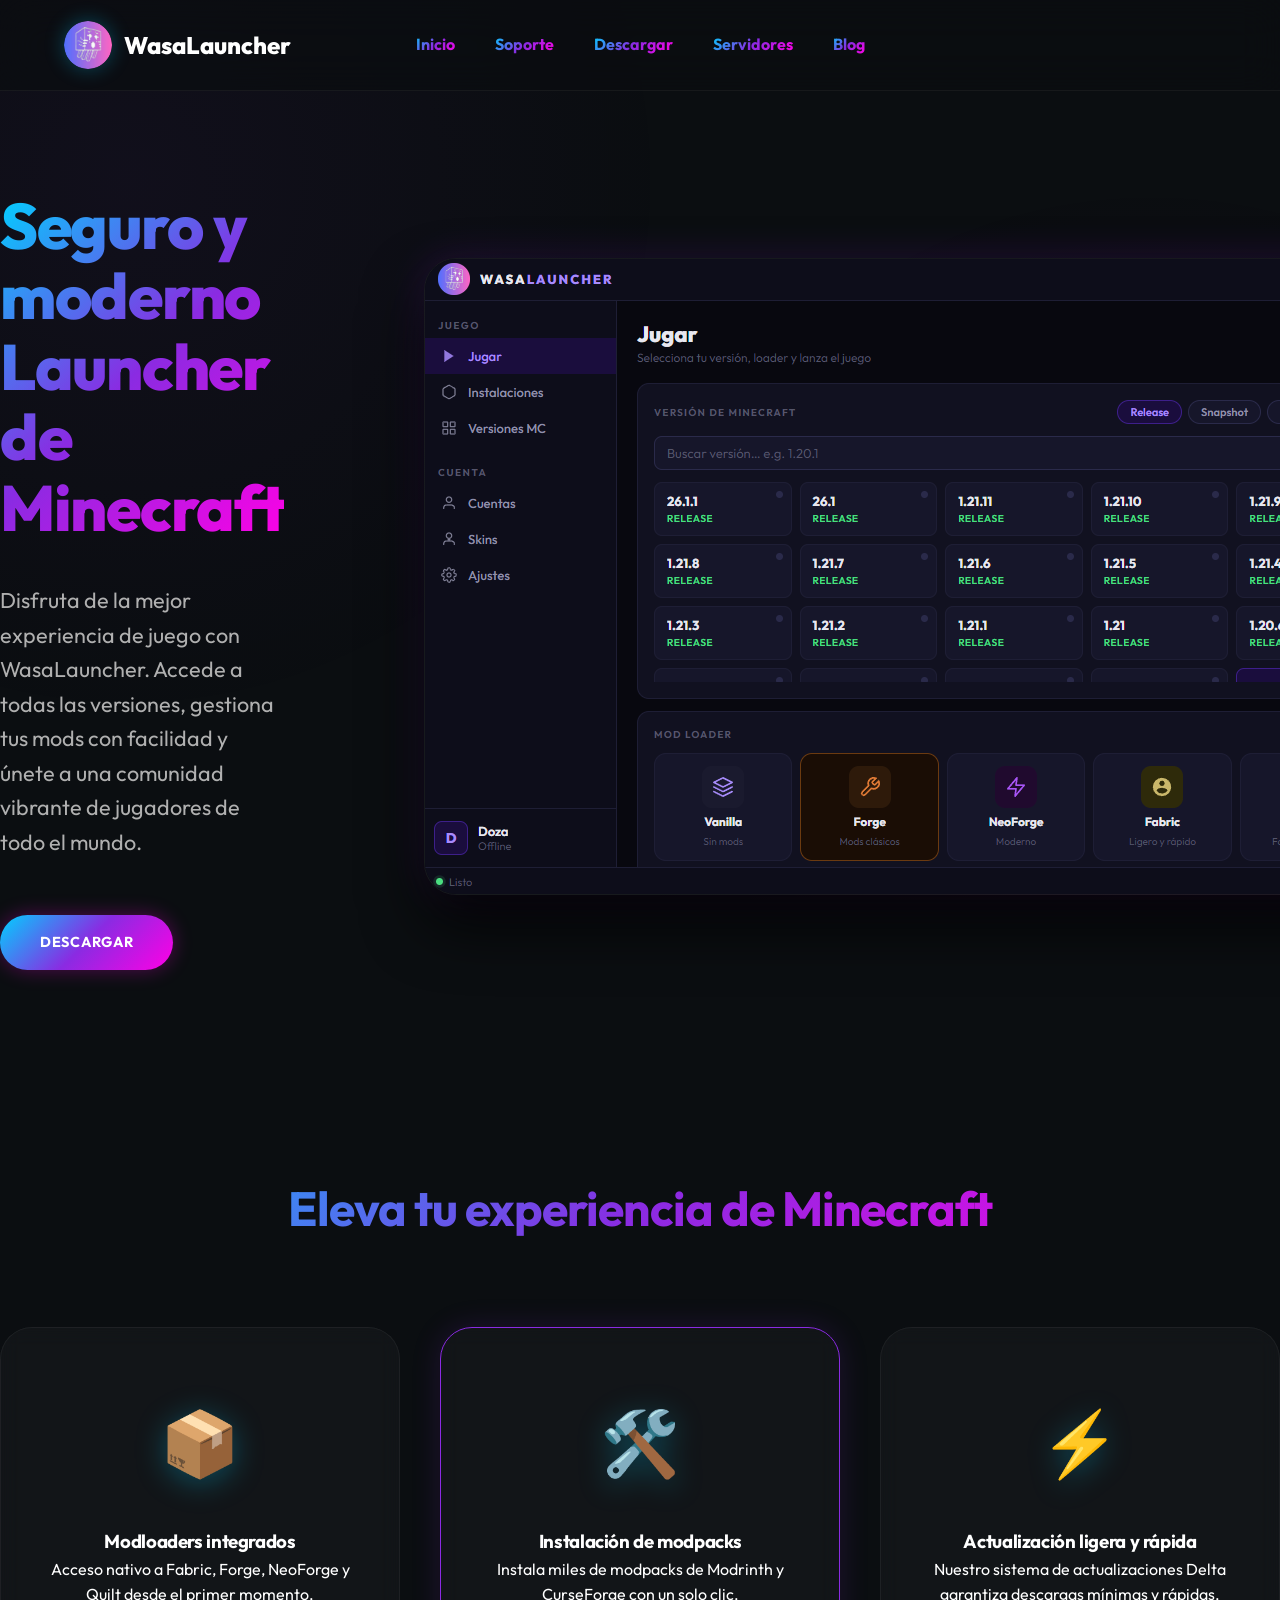
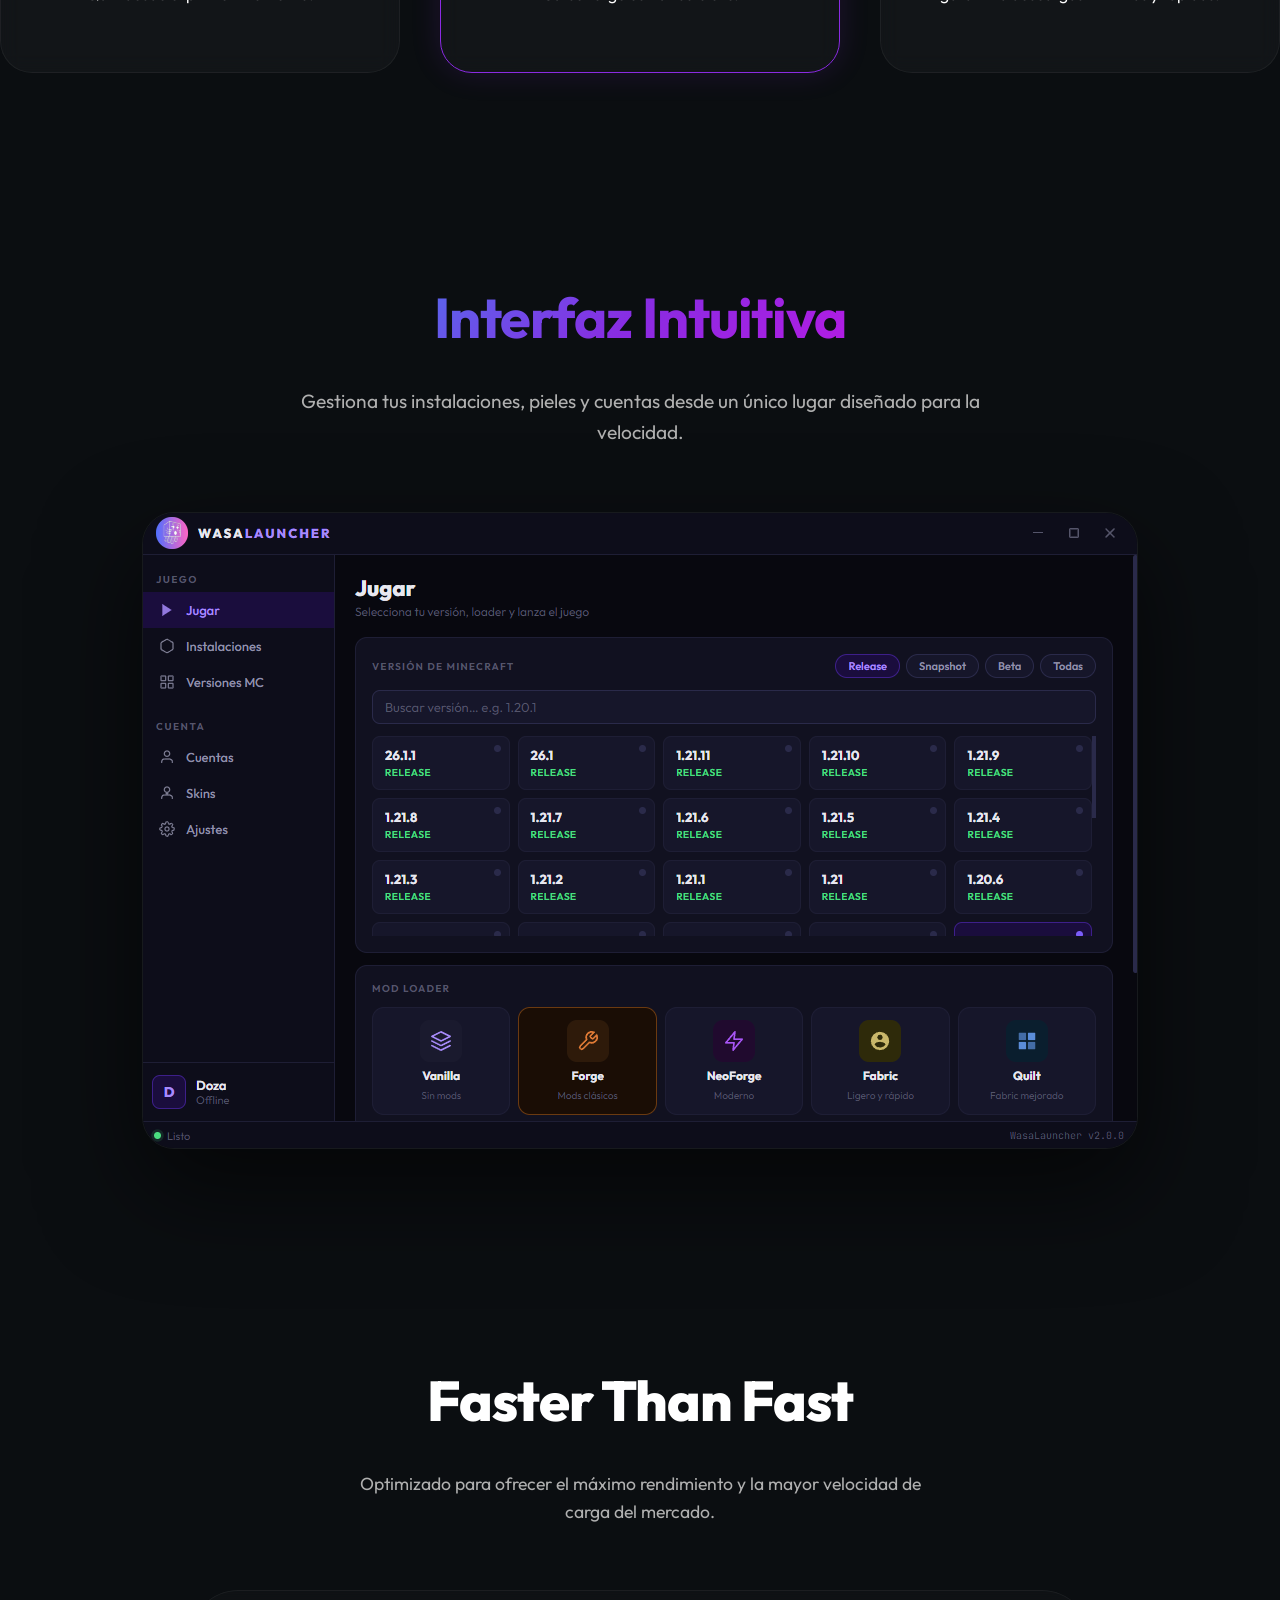
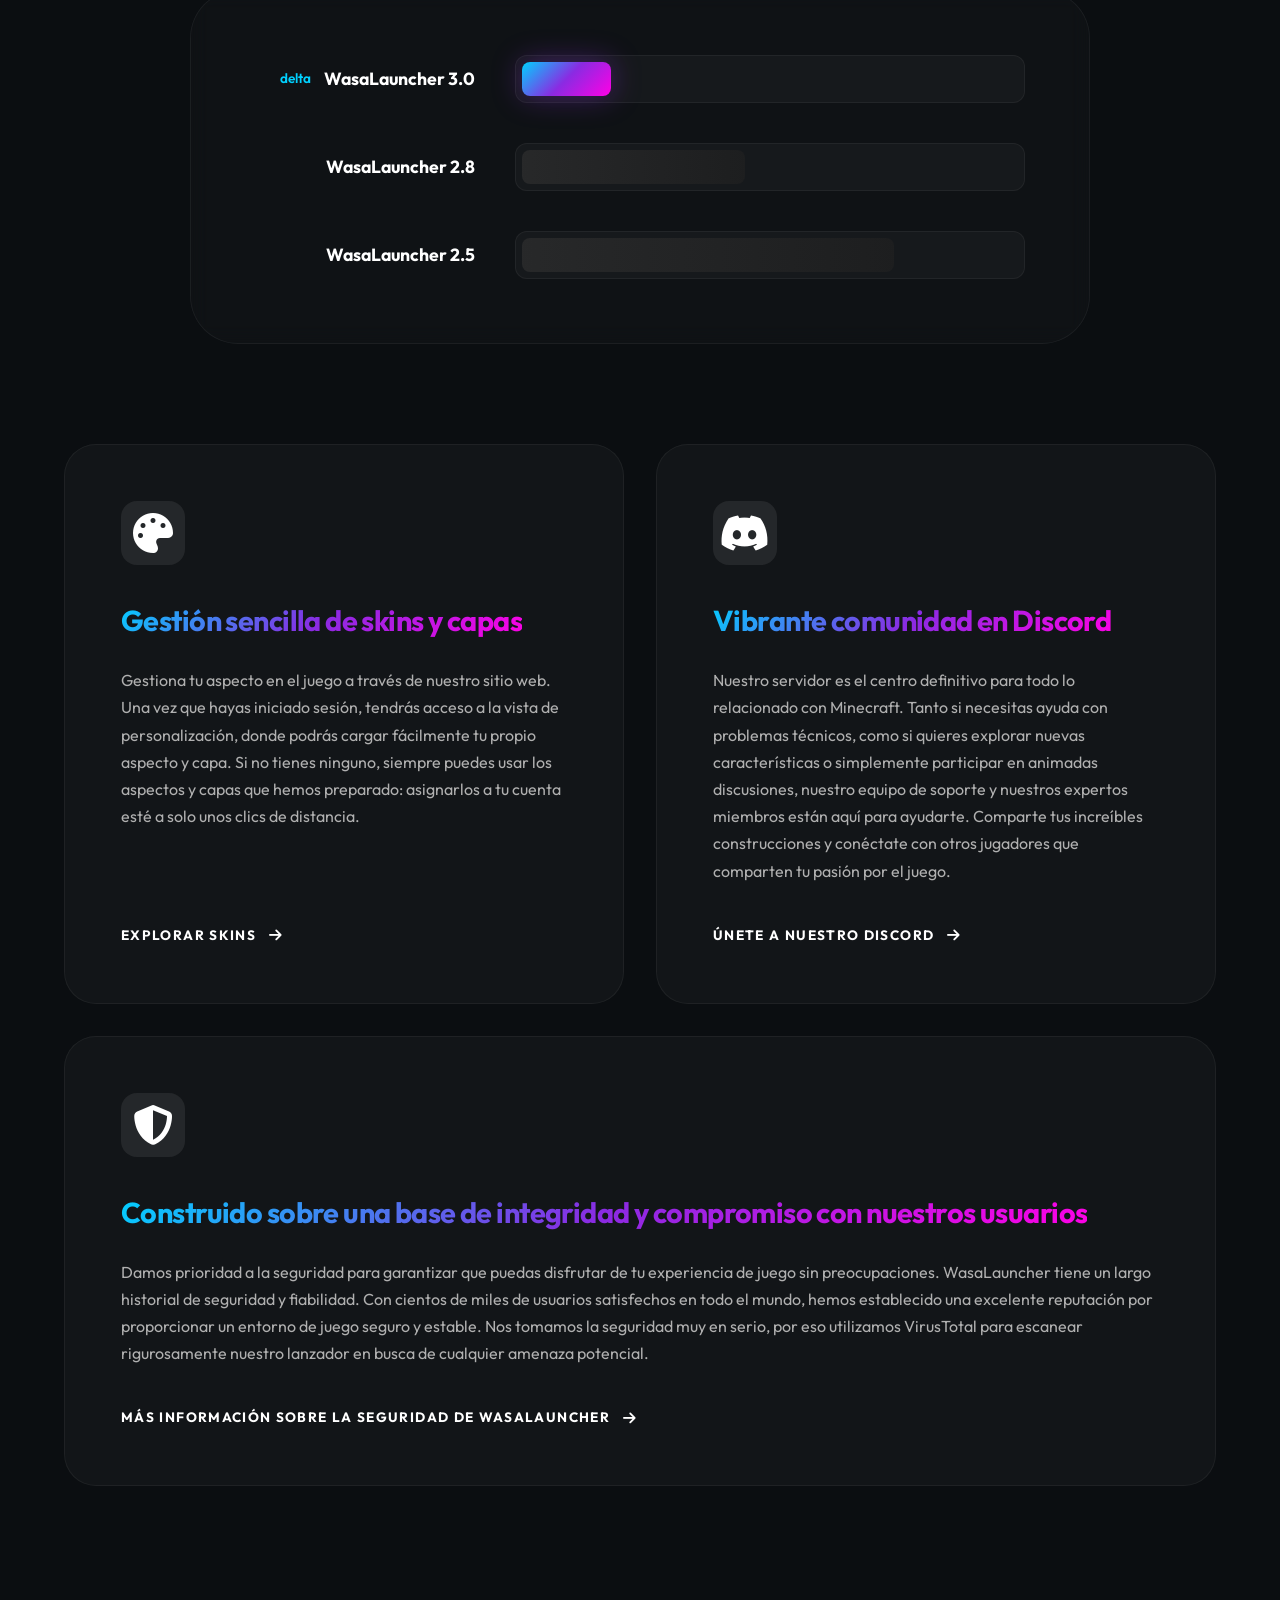
<file: index.html>
<!DOCTYPE html>
<html lang="es">
<head>
    <meta charset="UTF-8">
    <meta name="viewport" content="width=device-width, initial-scale=1.0">
    <title>WasaLauncher | Seguro y moderno Launcher de Minecraft</title>
    <link rel="stylesheet" href="style.css">
    <link rel="preconnect" href="https://fonts.googleapis.com">
    <link rel="preconnect" href="https://fonts.gstatic.com" crossorigin>
    <link href="https://fonts.googleapis.com/css2?family=Outfit:wght@300;400;600;700;800&display=swap" rel="stylesheet">
    <link rel="stylesheet" href="https://cdnjs.cloudflare.com/ajax/libs/font-awesome/6.5.1/css/all.min.css">
    <link rel="icon" type="image/png" href="assets/logo.png">
    <meta name="description" content="Descarga WasaLauncher, el launcher de Minecraft más seguro y moderno. Compatible con modloaders, modpacks e instalaciones personalizadas.">
</head>
<body>
    <header class="header">
        <nav class="nav container">
            <div class="logo">
                <img src="assets/logo.png" alt="WasaLauncher Logo">
                <span>WasaLauncher</span>
            </div>
            <ul class="nav-links">
                <li><a href="index.html">Inicio</a></li>
                <li><a href="https://discord.gg/kmmDEfPF3F" target="_blank">Soporte</a></li>
                <li><a href="https://www.mediafire.com/file/vbs8zoifski4bdo/WasaLauncher_3.0.msi/file" target="_blank">Descargar</a></li>
                <li><a href="servers.html">Servidores</a></li>
                <li><a href="blog.html">Blog</a></li>
            </ul>
            <div class="nav-auth">
            </div>
        </nav>
    </header>

    <main>
        <!-- Hero Section -->
        <section class="hero container">
            <div class="hero-content">
                <h1 class="gradient-text">Seguro y moderno Launcher de Minecraft</h1>
                <p>Disfruta de la mejor experiencia de juego con WasaLauncher. Accede a todas las versiones, gestiona tus mods con facilidad y únete a una comunidad vibrante de jugadores de todo el mundo.</p>
                <div class="hero-btns">
                    <a href="https://www.mediafire.com/file/vbs8zoifski4bdo/WasaLauncher_3.0.msi/file" class="btn btn-primary" target="_blank">Descargar</a>
                </div>
            </div>
            <div class="hero-image">
                <img src="assets/preview.png" alt="WasaLauncher Preview">
            </div>
        </section>

        <!-- Features Section -->
        <section class="features container">
            <h2 class="section-title gradient-text">Eleva tu experiencia de Minecraft</h2>
            <div class="features-grid">
                <div class="feature-card">
                    <div class="feature-icon">📦</div>
                    <h3>Modloaders integrados</h3>
                    <p>Acceso nativo a Fabric, Forge, NeoForge y Quilt desde el primer momento.</p>
                </div>
                <div class="feature-card highlighted">
                    <div class="feature-icon">🛠️</div>
                    <h3>Instalación de modpacks</h3>
                    <p>Instala miles de modpacks de Modrinth y CurseForge con un solo clic.</p>
                </div>
                <div class="feature-card">
                    <div class="feature-icon">⚡</div>
                    <h3>Actualización ligera y rápida</h3>
                    <p>Nuestro sistema de actualizaciones Delta garantiza descargas mínimas y rápidas.</p>
                </div>
            </div>
        </section>

        <!-- Preview Section -->
        <section class="preview-demo container">
            <div class="preview-text">
                <h2 class="gradient-text">Interfaz Intuitiva</h2>
                <p>Gestiona tus instalaciones, pieles y cuentas desde un único lugar diseñado para la velocidad.</p>
            </div>
            <div class="preview-gallery">
                <img src="assets/preview.png" alt="WasaLauncher Interface">
            </div>
        </section>

        <!-- Performance Stats -->
        <section class="stats container">
            <div class="stats-header">
                <h2>Faster Than Fast</h2>
                <p>Optimizado para ofrecer el máximo rendimiento y la mayor velocidad de carga del mercado.</p>
            </div>
            <div class="comparison-chart">
                <div class="comparison-row">
                    <div class="comparison-label">
                        <span class="delta">delta</span>
                        <span class="version">WasaLauncher 3.0</span>
                    </div>
                    <div class="bar-container">
                        <div class="bar-vibrant" style="width: 18%;"></div>
                    </div>
                </div>
                <div class="comparison-row">
                    <div class="comparison-label">
                        <span class="version">WasaLauncher 2.8</span>
                    </div>
                    <div class="bar-container">
                        <div class="bar-gray" style="width: 45%;"></div>
                    </div>
                </div>
                <div class="comparison-row">
                    <div class="comparison-label">
                        <span class="version">WasaLauncher 2.5</span>
                    </div>
                    <div class="bar-container">
                        <div class="bar-gray" style="width: 75%;"></div>
                    </div>
                </div>
            </div>
        </section>

        <!-- Community & Support -->
        <section class="community container">
            <div class="community-grid">
                <div class="comm-card">
                    <div class="comm-icon"><i class="fa-solid fa-palette"></i></div>
                    <h3 class="gradient-text">Gestión sencilla de skins y capas</h3>
                    <p>Gestiona tu aspecto en el juego a través de nuestro sitio web. Una vez que hayas iniciado sesión, tendrás acceso a la vista de personalización, donde podrás cargar fácilmente tu propio aspecto y capa. Si no tienes ninguno, siempre puedes usar los aspectos y capas que hemos preparado: asignarlos a tu cuenta esté a solo unos clics de distancia.</p>
                    <a href="#" class="btn-text">Explorar skins <i class="fa-solid fa-arrow-right"></i></a>
                </div>
                <div class="comm-card">
                    <div class="comm-icon"><i class="fa-brands fa-discord"></i></div>
                    <h3 class="gradient-text">Vibrante comunidad en Discord</h3>
                    <p>Nuestro servidor es el centro definitivo para todo lo relacionado con Minecraft. Tanto si necesitas ayuda con problemas técnicos, como si quieres explorar nuevas características o simplemente participar en animadas discusiones, nuestro equipo de soporte y nuestros expertos miembros están aquí para ayudarte. Comparte tus increíbles construcciones y conéctate con otros jugadores que comparten tu pasión por el juego.</p>
                    <a href="https://discord.gg/kmmDEfPF3F" class="btn-text" target="_blank">Únete a nuestro Discord <i class="fa-solid fa-arrow-right"></i></a>
                </div>
                <div class="comm-card security">
                    <div class="comm-icon"><i class="fa-solid fa-shield-halved"></i></div>
                    <h3 class="gradient-text">Construido sobre una base de integridad y compromiso con nuestros usuarios</h3>
                    <p>Damos prioridad a la seguridad para garantizar que puedas disfrutar de tu experiencia de juego sin preocupaciones. WasaLauncher tiene un largo historial de seguridad y fiabilidad. Con cientos de miles de usuarios satisfechos en todo el mundo, hemos establecido una excelente reputación por proporcionar un entorno de juego seguro y estable. Nos tomamos la seguridad muy en serio, por eso utilizamos VirusTotal para escanear rigurosamente nuestro lanzador en busca de cualquier amenaza potencial.</p>
                    <a href="#" class="btn-text">Más información sobre la seguridad de WasaLauncher <i class="fa-solid fa-arrow-right"></i></a>
                </div>
            </div>
        </section>
    </main>

</body>
</html>
</file>
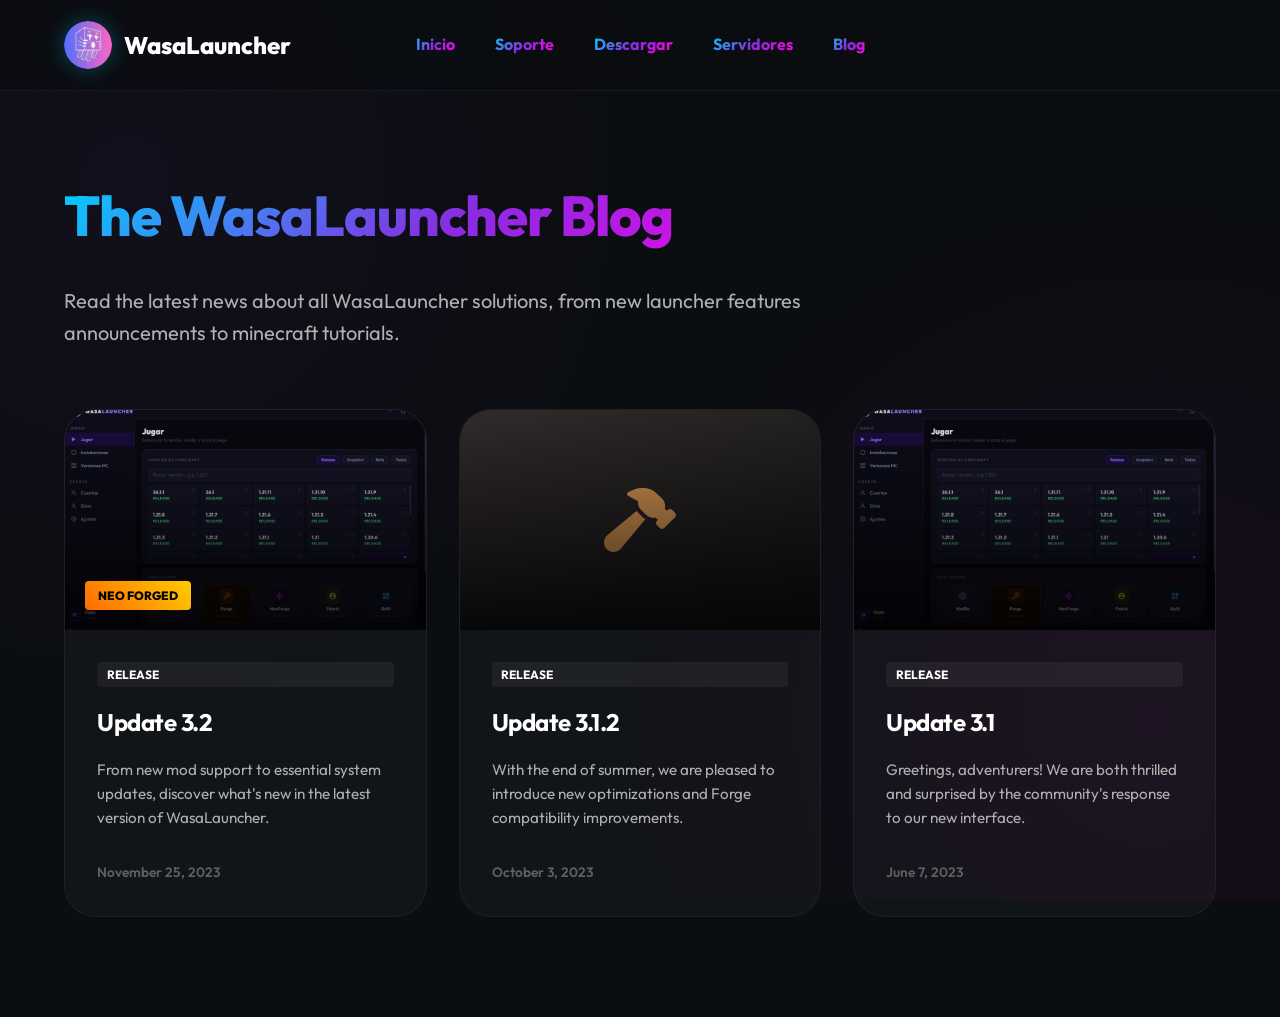
<file: blog.html>
<!DOCTYPE html>
<html lang="es">
<head>
    <meta charset="UTF-8">
    <meta name="viewport" content="width=device-width, initial-scale=1.0">
    <title>Blog | WasaLauncher</title>
    <link rel="stylesheet" href="style.css">
    <link rel="stylesheet" href="blog.css">
    <link rel="preconnect" href="https://fonts.googleapis.com">
    <link rel="preconnect" href="https://fonts.gstatic.com" crossorigin>
    <link href="https://fonts.googleapis.com/css2?family=Outfit:wght@300;400;600;700;800&display=swap" rel="stylesheet">
    <link rel="stylesheet" href="https://cdnjs.cloudflare.com/ajax/libs/font-awesome/6.5.1/css/all.min.css">
    <link rel="icon" type="image/png" href="assets/logo.png">
</head>
<body class="blog-page">
    <header class="header">
        <nav class="nav container">
            <div class="logo">
                <img src="assets/logo.png" alt="WasaLauncher Logo">
                <span>WasaLauncher</span>
            </div>
            <ul class="nav-links">
                <li><a href="index.html">Inicio</a></li>
                <li><a href="https://discord.gg/kmmDEfPF3F" target="_blank">Soporte</a></li>
                <li><a href="https://www.mediafire.com/file/vbs8zoifski4bdo/WasaLauncher_3.0.msi/file" target="_blank">Descargar</a></li>
                <li><a href="servers.html">Servidores</a></li>
                <li><a href="blog.html">Blog</a></li>
            </ul>
            <div class="nav-auth"></div>
        </nav>
    </header>

    <main class="container">
        <!-- Blog Hero -->
        <section class="blog-hero">
            <h1 class="gradient-text">The WasaLauncher Blog</h1>
            <p>Read the latest news about all WasaLauncher solutions, from new launcher features announcements to minecraft tutorials.</p>
        </section>

        <!-- Blog Grid -->
        <section class="blog-grid">
            <!-- Article 1 -->
            <article class="blog-card">
                <div class="card-image">
                    <img src="assets/preview.png" alt="Update 3.2">
                    <div class="card-overlay"></div>
                    <div class="neoforge-badge">NEO FORGED</div>
                </div>
                <div class="card-content">
                    <span class="tag">Release</span>
                    <h3>Update 3.2</h3>
                    <p>From new mod support to essential system updates, discover what's new in the latest version of WasaLauncher.</p>
                    <span class="date">November 25, 2023</span>
                </div>
            </article>

            <!-- Article 2 -->
            <article class="blog-card">
                <div class="card-image">
                    <div class="placeholder-img forge-gradient">
                        <i class="fa-solid fa-hammer"></i>
                    </div>
                    <div class="card-overlay"></div>
                </div>
                <div class="card-content">
                    <span class="tag">Release</span>
                    <h3>Update 3.1.2</h3>
                    <p>With the end of summer, we are pleased to introduce new optimizations and Forge compatibility improvements.</p>
                    <span class="date">October 3, 2023</span>
                </div>
            </article>

            <!-- Article 3 -->
            <article class="blog-card">
                <div class="card-image">
                    <img src="assets/preview.png" alt="Update 3.1">
                    <div class="card-overlay"></div>
                </div>
                <div class="card-content">
                    <span class="tag">Release</span>
                    <h3>Update 3.1</h3>
                    <p>Greetings, adventurers! We are both thrilled and surprised by the community's response to our new interface.</p>
                    <span class="date">June 7, 2023</span>
                </div>
            </article>
        </section>
    </main>

</body>
</html>
</file>
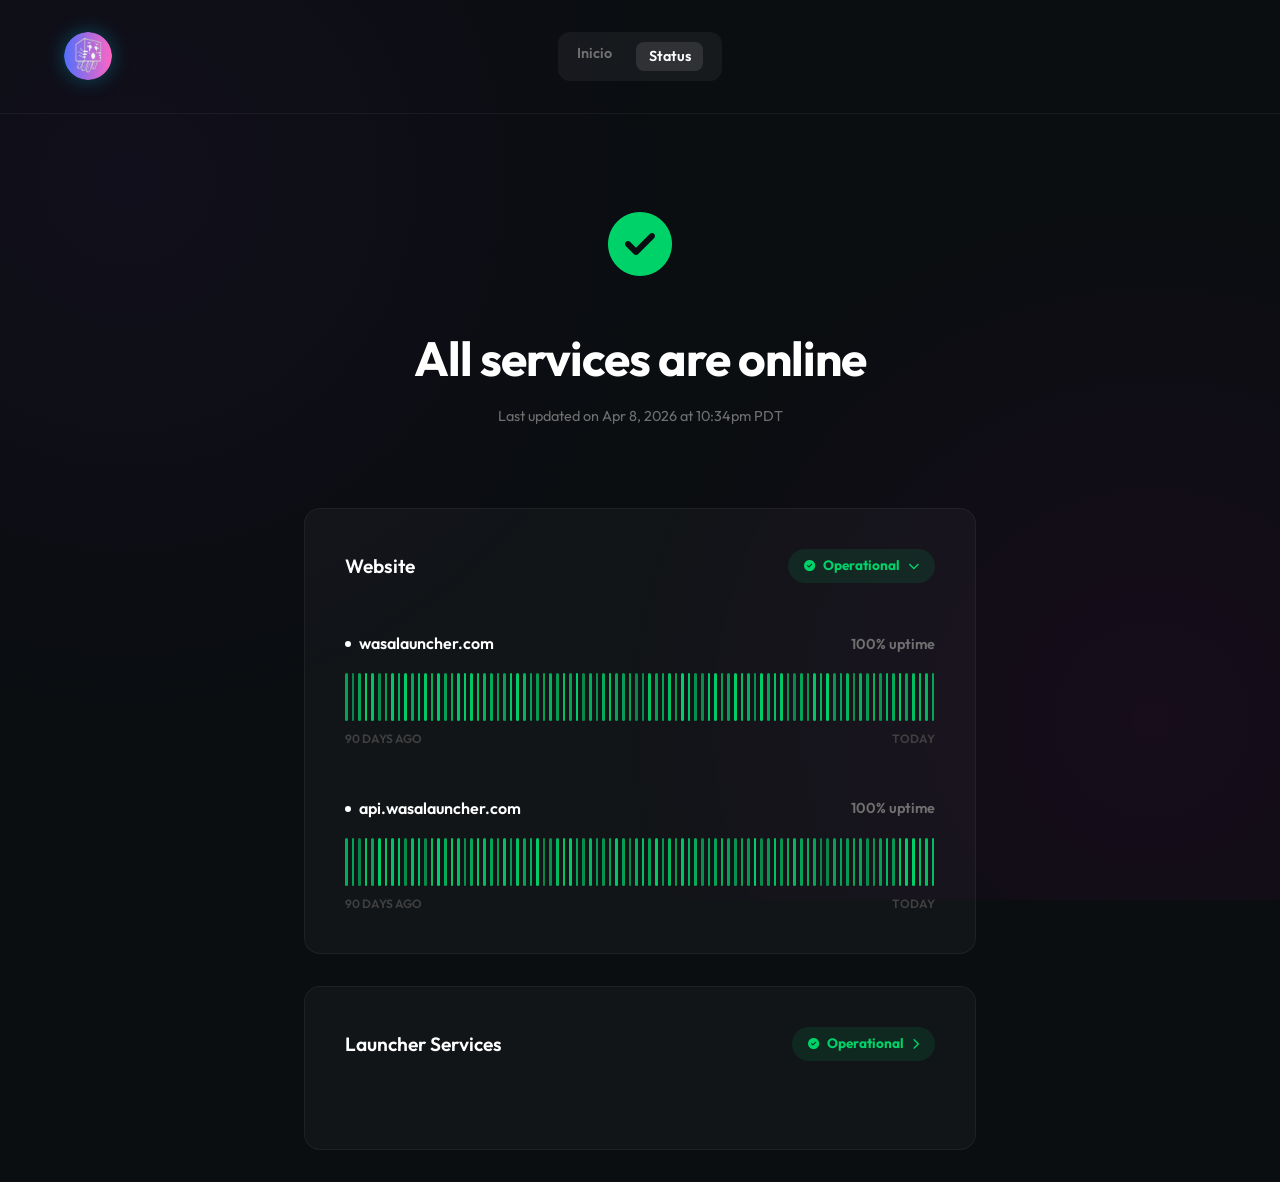
<file: servers.html>
<!DOCTYPE html>
<html lang="es">
<head>
    <meta charset="UTF-8">
    <meta name="viewport" content="width=device-width, initial-scale=1.0">
    <title>Estado de los Servicios | WasaLauncher</title>
    <link rel="stylesheet" href="style.css">
    <link rel="stylesheet" href="servers.css">
    <link rel="preconnect" href="https://fonts.googleapis.com">
    <link rel="preconnect" href="https://fonts.gstatic.com" crossorigin>
    <link href="https://fonts.googleapis.com/css2?family=Outfit:wght@300;400;600;700;800&display=swap" rel="stylesheet">
    <link rel="stylesheet" href="https://cdnjs.cloudflare.com/ajax/libs/font-awesome/6.5.1/css/all.min.css">
    <link rel="icon" type="image/png" href="assets/logo.png">
</head>
<body class="status-page">
    <header class="status-nav">
        <div class="container status-nav-content">
            <div class="logo">
                <img src="assets/logo.png" alt="WasaLauncher Logo">
            </div>
            <nav class="status-menu">
                <a href="index.html">Inicio</a>
                <a href="#" class="active">Status</a>
            </nav>
        </div>
    </header>

    <main class="container status-main">
        <section class="status-hero">
            <div class="status-icon-big">
                <i class="fa-solid fa-circle-check"></i>
            </div>
            <h1>All services are online</h1>
            <p class="last-updated">Last updated on Apr 8, 2026 at 10:34pm PDT</p>
        </section>

        <section class="status-groups">
            <!-- Website Group -->
            <div class="status-card">
                <div class="status-card-header">
                    <span class="group-title">Website</span>
                    <span class="status-badge operational">
                        <i class="fa-solid fa-circle-check"></i> Operational
                        <i class="fa-solid fa-chevron-down"></i>
                    </span>
                </div>
                <div class="status-item">
                    <div class="item-info">
                        <span class="dot online"></span>
                        <span class="name">wasalauncher.com</span>
                        <span class="uptime-pct">100% uptime</span>
                    </div>
                    <div class="uptime-history">
                        <!-- Uptime bars will be generated or mocked here -->
                        <div class="bars-container" id="bars-website"></div>
                    </div>
                    <div class="history-labels">
                        <span>90 days ago</span>
                        <span>Today</span>
                    </div>
                </div>
                <div class="status-item">
                    <div class="item-info">
                        <span class="dot online"></span>
                        <span class="name">api.wasalauncher.com</span>
                        <span class="uptime-pct">100% uptime</span>
                    </div>
                    <div class="uptime-history">
                        <div class="bars-container" id="bars-api"></div>
                    </div>
                    <div class="history-labels">
                        <span>90 days ago</span>
                        <span>Today</span>
                    </div>
                </div>
            </div>

            <!-- Launcher Services -->
            <div class="status-card">
                <div class="status-card-header">
                    <span class="group-title">Launcher Services</span>
                    <span class="status-badge operational">
                        <i class="fa-solid fa-circle-check"></i> Operational
                        <i class="fa-solid fa-chevron-right"></i>
                    </span>
                </div>
            </div>
        </section>
    </main>


    <script>
        // Simple script to fill the bars for visual effect
        function fillBars(containerId) {
            const container = document.getElementById(containerId);
            for (let i = 0; i < 90; i++) {
                const bar = document.createElement('div');
                bar.className = 'uptime-bar';
                // Randomly slightly different opacities for realism
                bar.style.opacity = 0.6 + Math.random() * 0.4;
                container.appendChild(bar);
            }
        }
        fillBars('bars-website');
        fillBars('bars-api');
    </script>
</body>
</html>
</file>
<file: style.css>
:root {
    /* New Vibrant Gaming Palette */
    --brand-pink: #FF00E5;
    --brand-purple: #8A2BE2;
    --brand-blue: #00D1FF;
    --brand-gradient: linear-gradient(135deg, var(--brand-blue), var(--brand-purple), var(--brand-pink));
    
    --bg-darkest: #0B0E11;
    --bg-surface: rgba(255, 255, 255, 0.03);
    --bg-surface-hover: rgba(255, 255, 255, 0.08);
    
    --text-primary: #FFFFFF;
    --text-secondary: #B0B0B0;
    --text-muted: #707070;
    
    --transition-fast: 0.2s ease;
    --transition-smooth: 0.4s cubic-bezier(0.16, 1, 0.3, 1);
    --radius-full: 9999px;
    --radius-card: 32px;
    
    --glow-pink: 0 0 20px rgba(255, 0, 229, 0.3);
    --glow-blue: 0 0 20px rgba(0, 209, 255, 0.3);
}

* {
    margin: 0;
    padding: 0;
    box-sizing: border-box;
    cursor: default;
}

a, button, .btn {
    cursor: pointer;
}

body {
    font-family: 'Outfit', sans-serif;
    background-color: var(--bg-darkest);
    color: var(--text-primary);
    line-height: 1.6;
    overflow-x: hidden;
    scroll-behavior: smooth;
}

a {
    text-decoration: none;
    color: inherit;
}

ul {
    list-style: none;
}

/* Background Effects */
body::before {
    content: '';
    position: fixed;
    top: 0;
    left: 0;
    width: 100%;
    height: 100%;
    background: 
        radial-gradient(circle at 10% 20%, rgba(138, 43, 226, 0.05) 0%, transparent 40%),
        radial-gradient(circle at 90% 80%, rgba(255, 0, 229, 0.05) 0%, transparent 40%);
    pointer-events: none;
    z-index: -1;
}

.container {
    max-width: 1400px;
    margin: 0 auto;
    padding: 0 4rem;
}

/* Typography Enhancements */
h1, h2, h3 {
    font-weight: 700;
    letter-spacing: -0.02em;
}

.gradient-text {
    background: var(--brand-gradient);
    -webkit-background-clip: text;
    -webkit-text-fill-color: transparent;
    background-clip: text;
}

/* Header & Nav */
.header {
    background: rgba(11, 14, 17, 0.7);
    backdrop-filter: blur(20px);
    position: sticky;
    top: 0;
    z-index: 1000;
    border-bottom: 1px solid rgba(255, 255, 255, 0.05);
}

.nav {
    display: flex;
    align-items: center;
    height: 90px;
}

.logo {
    display: flex;
    align-items: center;
    gap: 12px;
    font-size: 1.5rem;
    font-weight: 800;
    flex: 1;
}

.logo img {
    height: 48px;
    width: 48px;
    border-radius: 50%;
    box-shadow: var(--glow-blue);
}

.nav-links {
    display: flex;
    gap: 2.5rem;
    flex: 0;
    justify-content: center;
}

.nav-auth {
    flex: 1;
}

.nav-links a {
    font-size: 1rem;
    font-weight: 700;
    background: var(--brand-gradient);
    -webkit-background-clip: text;
    -webkit-text-fill-color: transparent;
    background-clip: text;
    transition: var(--transition-smooth);
}

.nav-links a:hover {
    filter: brightness(1.2);
    transform: scale(1.05);
}

/* Buttons */
.btn {
    display: inline-block;
    padding: 1rem 2.5rem;
    border-radius: var(--radius-full);
    font-weight: 700;
    transition: var(--transition-smooth);
    border: none;
    text-transform: uppercase;
    font-size: 0.9rem;
    letter-spacing: 0.05em;
}

.btn-login {
    background: var(--bg-surface);
    border: 1px solid rgba(255, 255, 255, 0.1);
    color: var(--text-primary);
}

.btn-login:hover {
    background: var(--bg-surface-hover);
    border-color: rgba(255, 255, 255, 0.2);
}

.btn-primary {
    background: var(--brand-gradient);
    color: white;
    box-shadow: var(--glow-pink);
}

.btn-primary:hover {
    transform: translateY(-3px) scale(1.02);
    box-shadow: 0 10px 30px rgba(138, 43, 226, 0.4);
}

.btn-secondary {
    background: rgba(255, 255, 255, 0.1);
    backdrop-filter: blur(10px);
    color: white;
    border: 1px solid rgba(255, 255, 255, 0.1);
}

.btn-secondary:hover {
    background: rgba(255, 255, 255, 0.15);
    transform: translateY(-3px);
}

/* Hero Section */
.hero {
    padding: 100px 0;
    display: grid;
    grid-template-columns: 1.5fr 0.5fr;
    align-items: center;
    gap: 0;
}

.hero-content h1 {
    font-size: 4rem;
    line-height: 1.1;
    margin-bottom: 2.5rem;
    font-weight: 800;
    max-width: none;
}

.hero-content p {
    font-size: 1.35rem;
    color: var(--text-secondary);
    margin-bottom: 3.5rem;
    max-width: none;
}

.hero-btns {
    display: flex;
    gap: 1.2rem;
}

.hero-image {
    transform: translateX(140px); /* Extremly pushed to the right */
    position: relative;
    z-index: 1;
}

.hero-image img {
    border-radius: var(--radius-card);
    box-shadow: 0 30px 60px rgba(0,0,0,0.8), 0 0 40px rgba(138, 43, 226, 0.2);
    border: 1px solid rgba(255, 255, 255, 0.05);
}

/* Features Gallery */
.features {
    padding: 100px 0;
}

.section-title {
    text-align: center;
    font-size: 3rem;
    margin-bottom: 5rem;
}

.features-grid {
    display: grid;
    grid-template-columns: repeat(3, 1fr);
    gap: 2.5rem;
}

.feature-card {
    background: var(--bg-surface);
    padding: 4rem 2rem;
    border-radius: var(--radius-card);
    border: 1px solid rgba(255, 255, 255, 0.05);
    backdrop-filter: blur(10px);
    text-align: center;
    transition: var(--transition-smooth);
    position: relative;
    overflow: hidden;
}

.feature-card::before {
    content: '';
    position: absolute;
    top: 0;
    left: 0;
    width: 100%;
    height: 100%;
    background: var(--brand-gradient);
    opacity: 0;
    transition: var(--transition-smooth);
    z-index: -1;
}

.feature-card:hover {
    transform: translateY(-15px);
    border-color: rgba(255, 255, 255, 0.2);
    box-shadow: 0 20px 40px rgba(0,0,0,0.4);
}

.feature-card.highlighted {
    border: 1px solid var(--brand-purple);
    box-shadow: 0 0 30px rgba(138, 43, 226, 0.15);
}

.feature-icon {
    font-size: 4rem;
    margin-bottom: 2rem;
    filter: drop-shadow(0 5px 15px rgba(0, 209, 255, 0.3));
}

/* Preview Section */
.preview-demo {
    padding: 100px 0;
    text-align: center;
}

.preview-text h2 {
    font-size: 3.5rem;
    margin-bottom: 1.5rem;
}

.preview-text p {
    color: var(--text-secondary);
    max-width: 700px;
    margin: 0 auto 4rem;
    font-size: 1.2rem;
}

.preview-gallery img {
    border-radius: var(--radius-card);
    box-shadow: 0 40px 100px rgba(0,0,0,0.6);
    border: 1px solid rgba(255, 255, 255, 0.05);
    max-width: 100%;
}

/* Stats (Comparison Chart) */
.stats {
    padding: 100px 0;
    text-align: center;
}

.stats-header h2 {
    font-size: 3.5rem;
    margin-bottom: 1.5rem;
    font-weight: 800;
}

.stats-header p {
    color: var(--text-secondary);
    max-width: 600px;
    margin: 0 auto 4rem;
    font-size: 1.1rem;
}

.comparison-chart {
    max-width: 900px;
    margin: 0 auto;
    background: rgba(255, 255, 255, 0.02);
    padding: 4rem;
    border-radius: 48px;
    border: 1px solid rgba(255, 255, 255, 0.05);
    backdrop-filter: blur(10px);
}

.comparison-row {
    display: flex;
    align-items: center;
    gap: 2.5rem;
    margin-bottom: 2.5rem;
}

.comparison-row:last-child {
    margin-bottom: 0;
}

.comparison-label {
    width: 220px;
    text-align: right;
    display: flex;
    justify-content: flex-end;
    align-items: center;
    gap: 0.8rem;
    font-weight: 700;
    font-size: 1.1rem;
}

.comparison-label .delta {
    color: var(--brand-blue);
    font-size: 0.85rem;
    text-transform: lowercase;
    font-weight: 600;
}

.bar-container {
    flex: 1;
    background: rgba(255, 255, 255, 0.03);
    height: 48px;
    border-radius: 12px;
    padding: 6px;
    border: 1px solid rgba(255, 255, 255, 0.05);
    display: flex;
}

.bar-vibrant {
    height: 100%;
    background: var(--brand-gradient);
    border-radius: 8px;
    box-shadow: 0 0 30px rgba(138, 43, 226, 0.4);
    position: relative;
}

.bar-gray {
    height: 100%;
    background: linear-gradient(90deg, #333, #222);
    border-radius: 8px;
    opacity: 0.6;
}

@media (max-width: 768px) {
    .stats-header h2 { font-size: 2.5rem; }
    .comparison-row { flex-direction: column; align-items: flex-start; gap: 1rem; }
    .comparison-label { width: auto; text-align: left; justify-content: flex-start; }
    .bar-container { width: 100%; }
}

.community {
    padding-bottom: 120px;
}

.community-grid {
    display: grid;
    grid-template-columns: 1fr 1fr;
    gap: 2rem;
}

.comm-card {
    background: var(--bg-surface);
    border: 1px solid rgba(255, 255, 255, 0.05);
    overflow: hidden;
    position: relative;
    padding: 3.5rem;
    border-radius: var(--radius-card);
    display: flex;
    flex-direction: column;
    align-items: flex-start;
    text-align: left;
    transition: var(--transition-smooth);
}

.comm-card:hover {
    transform: translateY(-8px);
    border-color: rgba(255, 255, 255, 0.1);
}

.comm-card.security {
    grid-column: span 2;
}

.comm-icon {
    font-size: 2.5rem;
    margin-bottom: 2rem;
    color: var(--text-primary);
    background: var(--bg-surface-hover);
    width: 64px;
    height: 64px;
    display: flex;
    align-items: center;
    justify-content: center;
    border-radius: 16px;
}

.comm-card h3 {
    font-size: 1.8rem;
    margin-bottom: 1.5rem;
}

.comm-card p {
    font-size: 1rem;
    color: var(--text-secondary);
    margin-bottom: 2.5rem;
    line-height: 1.7;
}

.btn-text {
    font-weight: 700;
    text-transform: uppercase;
    font-size: 0.85rem;
    letter-spacing: 0.1em;
    display: flex;
    align-items: center;
    gap: 0.8rem;
    color: var(--text-primary);
    margin-top: auto;
}

.btn-text i {
    font-size: 0.9rem;
    transition: transform 0.3s ease;
}

.btn-text:hover i {
    transform: translateX(5px);
}

.footer {
    background: var(--bg-darkest);
    padding: 60px 0 40px;
    border-top: 1px solid rgba(255, 255, 255, 0.05);
    color: var(--text-secondary);
}

.footer-grid {
    display: grid;
    grid-template-columns: 1.5fr 1fr 1fr 1fr;
    gap: 3rem;
    margin-bottom: 60px;
}

.footer-brand .logo {
    display: flex;
    align-items: center;
    gap: 12px;
    font-size: 1.25rem;
    font-weight: 800;
    margin-bottom: 1.5rem;
    text-transform: lowercase;
}

.footer-brand .logo img {
    height: 36px;
    width: 36px;
}

.footer-brand .social-icons {
    display: flex;
    gap: 1.2rem;
    margin-bottom: 1.5rem;
    font-size: 1rem;
    color: var(--text-muted);
}

.footer-brand .social-icons a {
    transition: var(--transition-fast);
}

.footer-brand .social-icons a:hover {
    color: var(--text-primary);
    transform: translateY(-3px);
}

.service-status {
    display: flex;
    align-items: center;
    gap: 0.6rem;
    font-size: 0.75rem;
    color: #00d26a; /* SKlauncher green */
    font-weight: 600;
}

.service-status i {
    font-size: 0.7rem;
}

.footer-links h4 {
    margin-bottom: 1rem;
    color: var(--text-primary);
    font-size: 0.85rem;
    font-weight: 700;
}

.footer-links ul li {
    margin-bottom: 0.8rem;
}

.footer-links ul li a {
    color: var(--text-muted);
    font-size: 0.8rem;
    transition: var(--transition-fast);
}

.footer-links ul li a:hover {
    color: var(--text-primary);
}

.footer-bottom {
    display: flex;
    justify-content: space-between;
    align-items: center;
    padding-top: 25px;
    border-top: 1px solid rgba(255, 255, 255, 0.05);
    color: var(--text-muted);
    font-size: 0.7rem;
}

.footer-bottom-left p {
    margin-bottom: 0.4rem;
}

.revoke-choice {
    font-size: 0.75rem;
    text-decoration: none;
    opacity: 0.8;
}

.footer-bottom-right {
    display: flex;
    align-items: center;
    gap: 3rem;
}

.footer-bottom-right .legal-links {
    display: flex;
    gap: 2rem;
}

.settings-icon {
    width: 36px;
    height: 36px;
    display: flex;
    align-items: center;
    justify-content: center;
    background: rgba(255, 255, 255, 0.05);
    border-radius: 50%;
    font-size: 0.9rem;
    border: 1px solid rgba(255, 255, 255, 0.08);
    transition: var(--transition-fast);
}

.settings-icon:hover {
    background: rgba(255, 255, 255, 0.12);
    color: var(--text-primary);
    transform: rotate(45deg);
}

/* Responsive Overrides */
@media (max-width: 992px) {
    .nav-links { display: none; }
    .hero { grid-template-columns: 1fr; text-align: center; }
    .hero-content h1 { font-size: 3rem; }
    .hero-btns { justify-content: center; }
    .features-grid { grid-template-columns: 1fr; }
    .community-grid { grid-template-columns: 1fr; }
    .footer-grid { grid-template-columns: 1fr 1fr; gap: 4rem; }
    .footer-bottom { flex-direction: column; gap: 2.5rem; text-align: center; }
    .footer-bottom-right { flex-direction: column; gap: 2rem; }
}

@media (max-width: 576px) {
    .hero-content h1 { font-size: 2.5rem; }
    .footer-grid { grid-template-columns: 1fr; }
}
</file>
<file: blog.css>
/* Blog Page Specific Styles */
.blog-page {
    background-color: var(--bg-darkest);
}

.blog-hero {
    padding: 80px 0 60px;
    max-width: 800px;
}

.blog-hero h1 {
    font-size: 3.5rem;
    font-weight: 800;
    margin-bottom: 1.5rem;
}

.blog-hero p {
    font-size: 1.25rem;
    color: var(--text-secondary);
    line-height: 1.6;
}

.blog-grid {
    display: grid;
    grid-template-columns: repeat(3, 1fr);
    gap: 2rem;
    padding-bottom: 100px;
}

.blog-card {
    background: var(--bg-surface);
    border-radius: var(--radius-card);
    border: 1px solid rgba(255, 255, 255, 0.05);
    overflow: hidden;
    transition: var(--transition-smooth);
    display: flex;
    flex-direction: column;
}

.blog-card:hover {
    transform: translateY(-10px);
    border-color: var(--brand-purple);
    box-shadow: 0 20px 40px rgba(0,0,0,0.6), 0 0 20px rgba(138, 43, 226, 0.2);
}

.card-image {
    position: relative;
    height: 220px;
    background: #1a1a1a;
    overflow: hidden;
}

.card-image img {
    width: 100%;
    height: 100%;
    object-fit: cover;
}

.card-overlay {
    position: absolute;
    top: 0;
    left: 0;
    width: 100%;
    height: 100%;
    background: linear-gradient(to bottom, transparent, rgba(0,0,0,0.8));
}

.neoforge-badge {
    position: absolute;
    bottom: 20px;
    left: 20px;
    background: linear-gradient(45deg, #FF6B00, #FFCC00);
    padding: 0.3rem 0.8rem;
    border-radius: 4px;
    font-size: 0.75rem;
    font-weight: 800;
    color: #000;
}

.placeholder-img {
    width: 100%;
    height: 100%;
    display: flex;
    align-items: center;
    justify-content: center;
    font-size: 4rem;
}

.forge-gradient {
    background: linear-gradient(135deg, #322b2b, #1a1a1a);
    color: #df9b56;
}

.card-content {
    padding: 2rem;
    flex: 1;
    display: flex;
    flex-direction: column;
}

.tag {
    display: inline-block;
    background: rgba(255, 255, 255, 0.05);
    padding: 0.2rem 0.6rem;
    border-radius: 4px;
    font-size: 0.75rem;
    font-weight: 700;
    margin-bottom: 1rem;
    text-transform: uppercase;
}

.blog-card h3 {
    font-size: 1.5rem;
    font-weight: 700;
    margin-bottom: 1rem;
    color: var(--text-primary);
}

.blog-card p {
    font-size: 0.95rem;
    color: var(--text-secondary);
    line-height: 1.6;
    margin-bottom: 2rem;
    flex: 1;
}

.date {
    font-size: 0.85rem;
    color: #606060;
    font-weight: 600;
}

/* Responsive Grid */
@media (max-width: 1100px) {
    .blog-grid {
        grid-template-columns: repeat(2, 1fr);
    }
}

@media (max-width: 768px) {
    .blog-grid {
        grid-template-columns: 1fr;
    }
    
    .blog-hero h1 {
        font-size: 2.5rem;
    }
}
</file>
<file: servers.css>
.status-page {
    background-color: var(--bg-darkest); /* Corrected variable name */
    color: #FFFFFF;
    font-family: 'Outfit', sans-serif;
}

.status-nav {
    padding: 2rem 0;
    border-bottom: 1px solid rgba(255, 255, 255, 0.05);
}

.status-nav-content {
    display: flex;
    justify-content: center;
    align-items: center;
    position: relative;
    padding: 0 2rem;
}

.status-nav .logo {
    position: absolute;
    left: 4rem;
    display: flex;
    align-items: center;
}

.status-nav .logo img {
    height: 48px;
    width: 48px;
    object-fit: contain;
}

.status-menu {
    display: flex;
    gap: 1.5rem;
    background: rgba(255, 255, 255, 0.05);
    padding: 0.6rem 1.2rem;
    border-radius: 12px;
    white-space: nowrap; /* Prevents text wrapping */
}


.status-menu a {
    color: #707070;
    text-decoration: none;
    font-weight: 600;
    font-size: 0.9rem;
    transition: 0.3s;
}

.status-menu a.active {
    color: #FFFFFF;
    background: rgba(255, 255, 255, 0.1);
    padding: 0.2rem 0.8rem;
    border-radius: 8px;
}

.status-main {
    max-width: 800px !important;
    padding-top: 5rem;
    text-align: center;
}

.status-hero {
    margin-bottom: 5rem;
}

.status-icon-big {
    font-size: 4rem;
    color: #00D26A; /* Uptime/Green color */
    margin-bottom: 1.5rem;
}

.status-hero h1 {
    font-size: 3rem;
    font-weight: 700;
    margin-bottom: 0.5rem;
}

.last-updated {
    color: #707070;
    font-size: 0.9rem;
}

.status-groups {
    text-align: left;
}

.status-card {
    background: rgba(255, 255, 255, 0.03);
    border: 1px solid rgba(255, 255, 255, 0.05);
    border-radius: 16px;
    padding: 2.5rem;
    margin-bottom: 2rem;
}

.status-card-header {
    display: flex;
    justify-content: space-between;
    align-items: center;
    margin-bottom: 3rem;
}

.group-title {
    font-size: 1.2rem;
    font-weight: 600;
}

.status-badge.operational {
    display: flex;
    align-items: center;
    gap: 0.5rem;
    color: #00D26A;
    background: rgba(0, 210, 106, 0.1);
    padding: 0.4rem 1rem;
    border-radius: 99px;
    font-size: 0.85rem;
    font-weight: 700;
}

.status-badge i {
    font-size: 0.7rem;
}

.status-item {
    margin-bottom: 3rem;
}

.status-item:last-child {
    margin-bottom: 0;
}

.item-info {
    display: flex;
    align-items: center;
    gap: 0.5rem;
    margin-bottom: 1rem;
}

.dot.online {
    width: 6px;
    height: 6px;
    background: #FFFFFF;
    border-radius: 50%;
}

.item-info .name {
    font-weight: 600;
    font-size: 1rem;
    flex: 1;
}

.uptime-pct {
    font-size: 0.9rem;
    color: #707070;
    font-weight: 600;
}

.bars-container {
    display: flex;
    gap: 4px;
    height: 48px;
    margin-bottom: 0.5rem;
}

.uptime-bar {
    flex: 1;
    background: #00D26A;
    border-radius: 4px;
}

.history-labels {
    display: flex;
    justify-content: space-between;
    font-size: 0.75rem;
    color: #404040;
    font-weight: 600;
    text-transform: uppercase;
}

.status-footer {
    padding: 4rem 0;
    text-align: center;
    color: #404040;
    font-size: 0.85rem;
    font-weight: 600;
}
</file>
